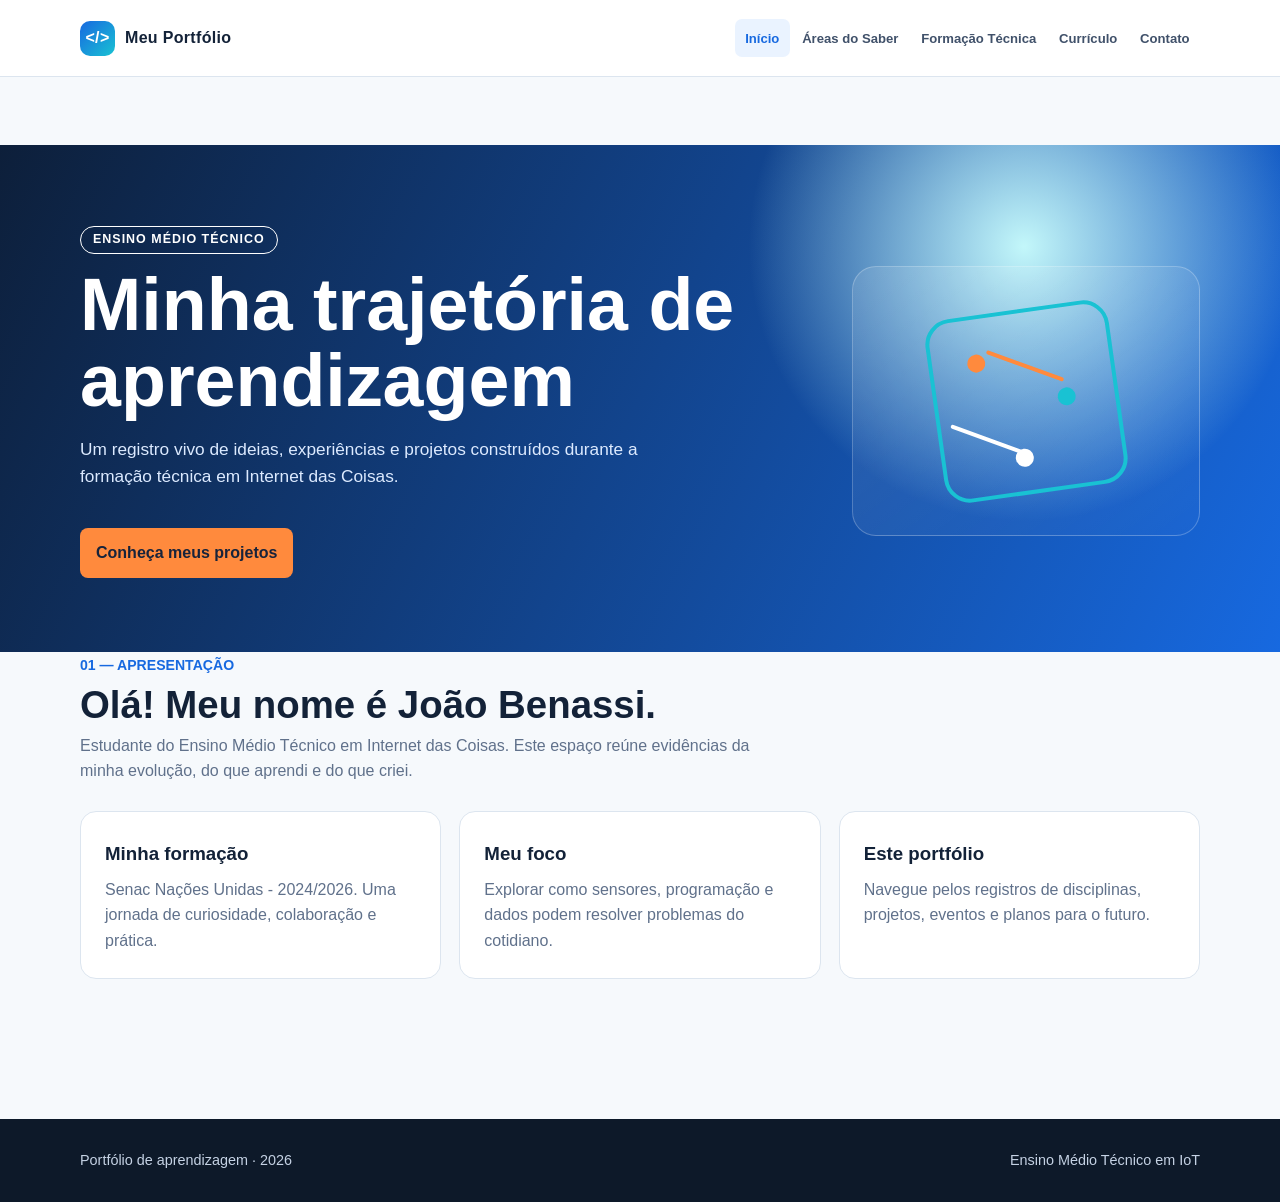
<file: index.html>
<!doctype html>
<html lang="pt-BR">
  <head>
    <meta charset="UTF-8" />
    <meta name="viewport" content="width=device-width,initial-scale=1.0" />
    <meta
      name="description"
      content="Portfólio de aprendizagem no Ensino Médio Técnico em IoT."
    />
    <title>Portfólio | Início</title>
    <link rel="stylesheet" href="style.css" />
  </head>
  <body>
    <a class="skip" href="#conteudo">Pular para o conteúdo</a>
    <header>
      <nav class="nav container" aria-label="Navegação principal">
        <a class="brand" href="index.html"
          ><span class="brand-mark">&lt;/&gt;</span>Meu Portfólio</a
        >
        <div class="menu">
          <a href="index.html">Início</a><a href="areas.html">Áreas do Saber</a
          ><a href="tecnica.html">Formação Técnica</a
          ><a href="curriculo.html">Currículo</a
          ><a href="contato.html">Contato</a>
        </div>
      </nav>
    </header>
    <main id="conteudo">
      <section class="hero">
        <div class="container hero-grid">
          <div>
            <span class="eyebrow">Ensino Médio Técnico</span>
            <h1>Minha trajetória de aprendizagem</h1>
            <p>
              Um registro vivo de ideias, experiências e projetos construídos
              durante a formação técnica em Internet das Coisas.
            </p>
            <a class="button" href="tecnica.html">Conheça meus projetos</a>
          </div>
          <div class="hero-art" aria-label="Ilustração de circuito eletrônico">
            <div class="circuit"></div>
          </div>
        </div>
      </section>
      <div class="container">
        <section class="section">
          <div class="section-head">
            <span class="num">01 — APRESENTAÇÃO</span>
            <h2>Olá! Meu nome é João Benassi.</h2>
            <p>
              Estudante do Ensino Médio Técnico em Internet das Coisas. Este
              espaço reúne evidências da minha evolução, do que aprendi e do que
              criei.
            </p>
          </div>
          <div class="grid">
            <article class="card">
              <h3>Minha formação</h3>
              <p>
                Senac Nações Unidas - 2024/2026. Uma jornada de
                curiosidade, colaboração e prática.
              </p>
            </article>
            <article class="card">
              <h3>Meu foco</h3>
              <p>
                Explorar como sensores, programação e dados podem resolver
                problemas do cotidiano.
              </p>
            </article>
            <article class="card">
              <h3>Este portfólio</h3>
              <p>
                Navegue pelos registros de disciplinas, projetos, eventos e
                planos para o futuro.
              </p>
            </article>
          </div>
        </section>
      </div>
    </main>
    <footer>
      <div class="container">
        <span>Portfólio de aprendizagem · <span data-year></span></span
        ><span>Ensino Médio Técnico em IoT</span>
      </div>
    </footer>
    <script src="script.js"></script>
  </body>
</html>
</file>
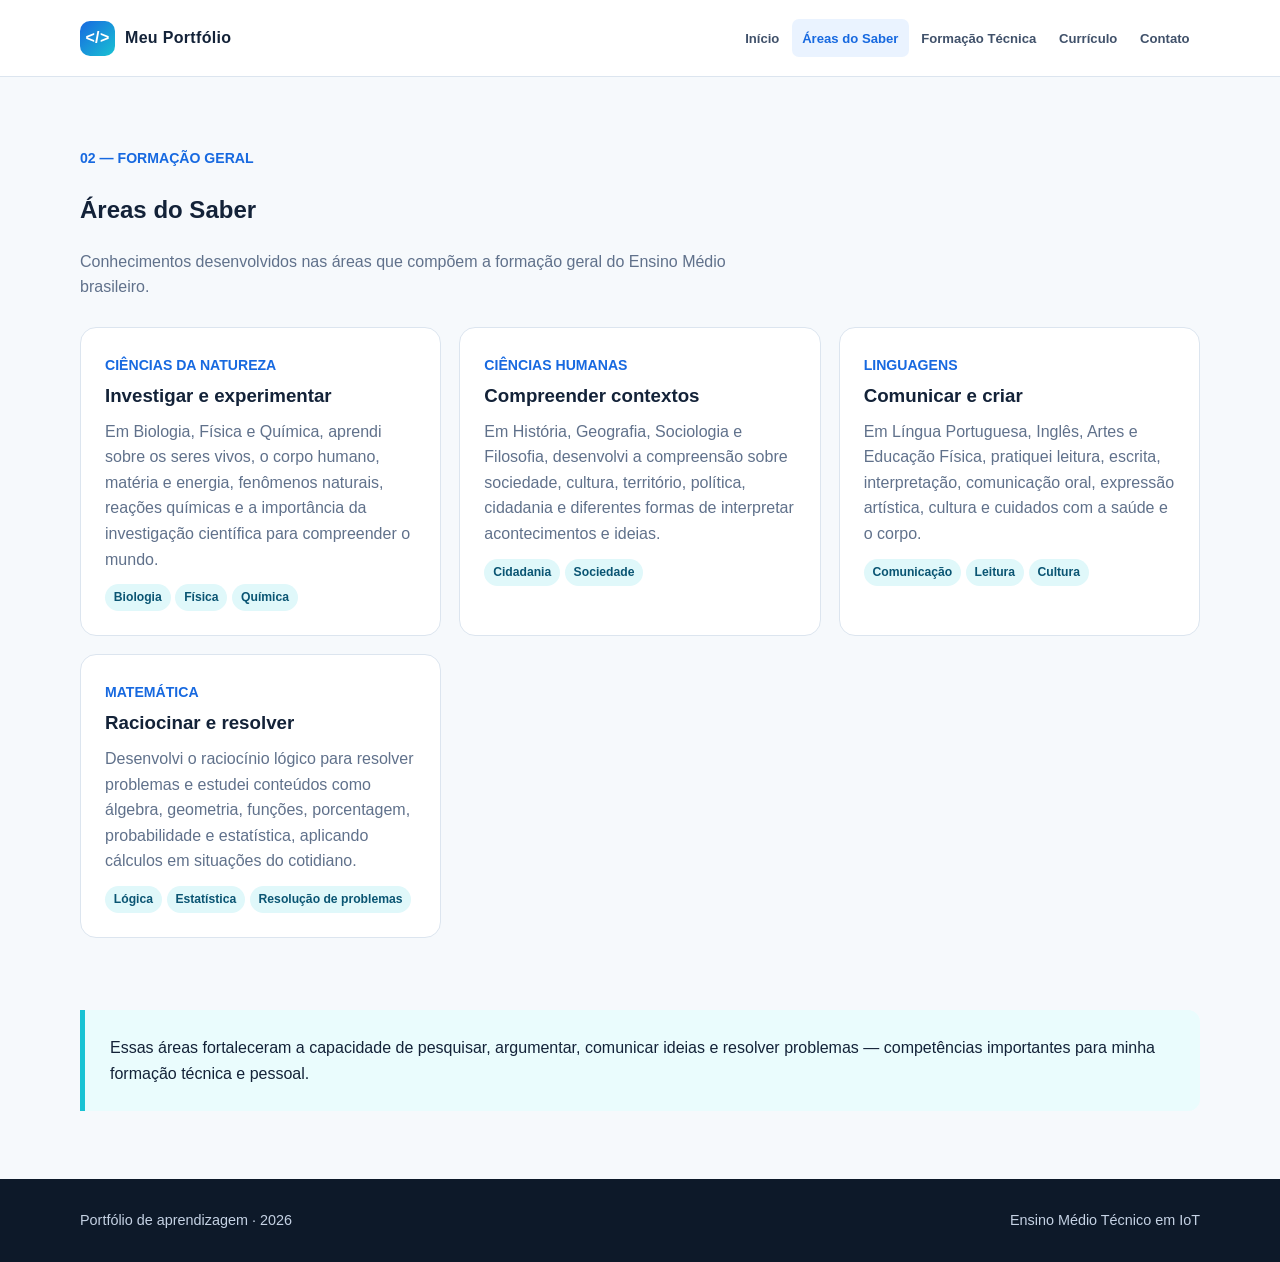
<file: areas.html>
<!doctype html>
<html lang="pt-BR">
  <head>
    <meta charset="UTF-8" />
    <meta name="viewport" content="width=device-width,initial-scale=1.0" />
    <title>Áreas do Saber | Portfólio</title>
    <link rel="stylesheet" href="style.css" />
  </head>
  <body>
    <header>
      <nav class="nav container" aria-label="Navegação principal">
        <a class="brand" href="index.html"
          ><span class="brand-mark">&lt;/&gt;</span>Meu Portfólio</a
        >
        <div class="menu">
          <a href="index.html">Início</a><a href="areas.html">Áreas do Saber</a
          ><a href="tecnica.html">Formação Técnica</a
          ><a href="curriculo.html">Currículo</a
          ><a href="contato.html">Contato</a>
        </div>
      </nav>
    </header>
    <main class="container">
      <section class="section">
        <div class="section-head">
          <span class="num">02 — FORMAÇÃO GERAL</span>
          <h1>Áreas do Saber</h1>
          <p>
            Conhecimentos desenvolvidos nas áreas que compõem a formação geral
            do Ensino Médio brasileiro.
          </p>
        </div>
        <div class="grid">
          <article class="card">
            <span class="num">CIÊNCIAS DA NATUREZA</span>
            <h3>Investigar e experimentar</h3>
            <p>
              Em Biologia, Física e Química, aprendi sobre os seres vivos, o
              corpo humano, matéria e energia, fenômenos naturais, reações
              químicas e a importância da investigação científica para
              compreender o mundo.
            </p>
            <span class="tag">Biologia</span><span class="tag">Física</span
            ><span class="tag">Química</span>
          </article>
          <article class="card">
            <span class="num">CIÊNCIAS HUMANAS</span>
            <h3>Compreender contextos</h3>
            <p>
              Em História, Geografia, Sociologia e Filosofia, desenvolvi a
              compreensão sobre sociedade, cultura, território, política,
              cidadania e diferentes formas de interpretar acontecimentos e
              ideias.
            </p>
            <span class="tag">Cidadania</span><span class="tag">Sociedade</span>
          </article>
          <article class="card">
            <span class="num">LINGUAGENS</span>
            <h3>Comunicar e criar</h3>
            <p>
              Em Língua Portuguesa, Inglês, Artes e Educação Física, pratiquei
              leitura, escrita, interpretação, comunicação oral, expressão
              artística, cultura e cuidados com a saúde e o corpo.
            </p>
            <span class="tag">Comunicação</span><span class="tag">Leitura</span
            ><span class="tag">Cultura</span>
          </article>
          <article class="card">
            <span class="num">MATEMÁTICA</span>
            <h3>Raciocinar e resolver</h3>
            <p>
              Desenvolvi o raciocínio lógico para resolver problemas e estudei
              conteúdos como álgebra, geometria, funções, porcentagem,
              probabilidade e estatística, aplicando cálculos em situações do
              cotidiano.
            </p>
            <span class="tag">Lógica</span><span class="tag">Estatística</span
            ><span class="tag">Resolução de problemas</span>
          </article>
        </div>
      </section>
      <section class="note">
        Essas áreas fortaleceram a capacidade de pesquisar, argumentar,
        comunicar ideias e resolver problemas — competências importantes para
        minha formação técnica e pessoal.
      </section>
    </main>
    <footer>
      <div class="container">
        <span>Portfólio de aprendizagem · <span data-year></span></span
        ><span>Ensino Médio Técnico em IoT</span>
      </div>
    </footer>
    <script src="script.js"></script>
  </body>
</html>
</file>
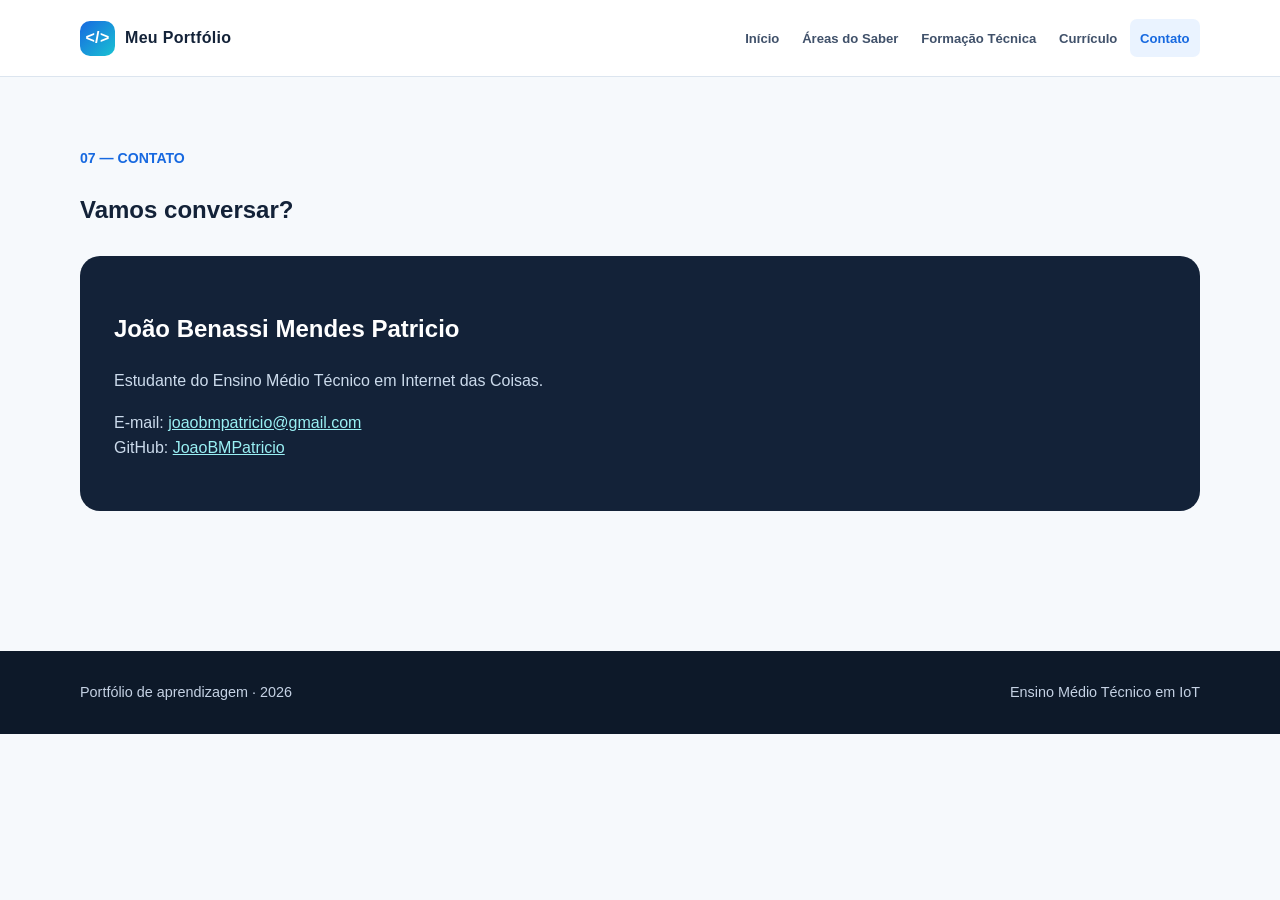
<file: contato.html>
<!doctype html>
<html lang="pt-BR">
  <head>
    <meta charset="UTF-8" />
    <meta name="viewport" content="width=device-width,initial-scale=1.0" />
    <title>Contato | Portfólio</title>
    <link rel="stylesheet" href="style.css" />
  </head>
  <body>
    <header>
      <nav class="nav container" aria-label="Navegação principal">
        <a class="brand" href="index.html"
          ><span class="brand-mark">&lt;/&gt;</span>Meu Portfólio</a
        >
        <div class="menu">
          <a href="index.html">Início</a><a href="areas.html">Áreas do Saber</a
          ><a href="tecnica.html">Formação Técnica</a
          ><a href="curriculo.html">Currículo</a
          ><a href="contato.html">Contato</a>
        </div>
      </nav>
    </header>
    <main class="container">
      <section class="section">
        <div class="section-head">
          <span class="num">07 — CONTATO</span>
          <h1>Vamos conversar?</h1>
        </div>
        <div class="contact">
          <h2>João Benassi Mendes Patricio</h2>
          <p>Estudante do Ensino Médio Técnico em Internet das Coisas.</p>
          <p>
            E-mail:
            <a href="mailto:seu.email@exemplo.com">joaobmpatricio@gmail.com</a
            ><br />GitHub: <a href="#">JoaoBMPatricio</a>
          </p>
          <p>
            
          </p>
        </div>
      </section>
    </main>
    <footer>
      <div class="container">
        <span>Portfólio de aprendizagem · <span data-year></span></span
        ><span>Ensino Médio Técnico em IoT</span>
      </div>
    </footer>
    <script src="script.js"></script>
  </body>
</html>
</file>
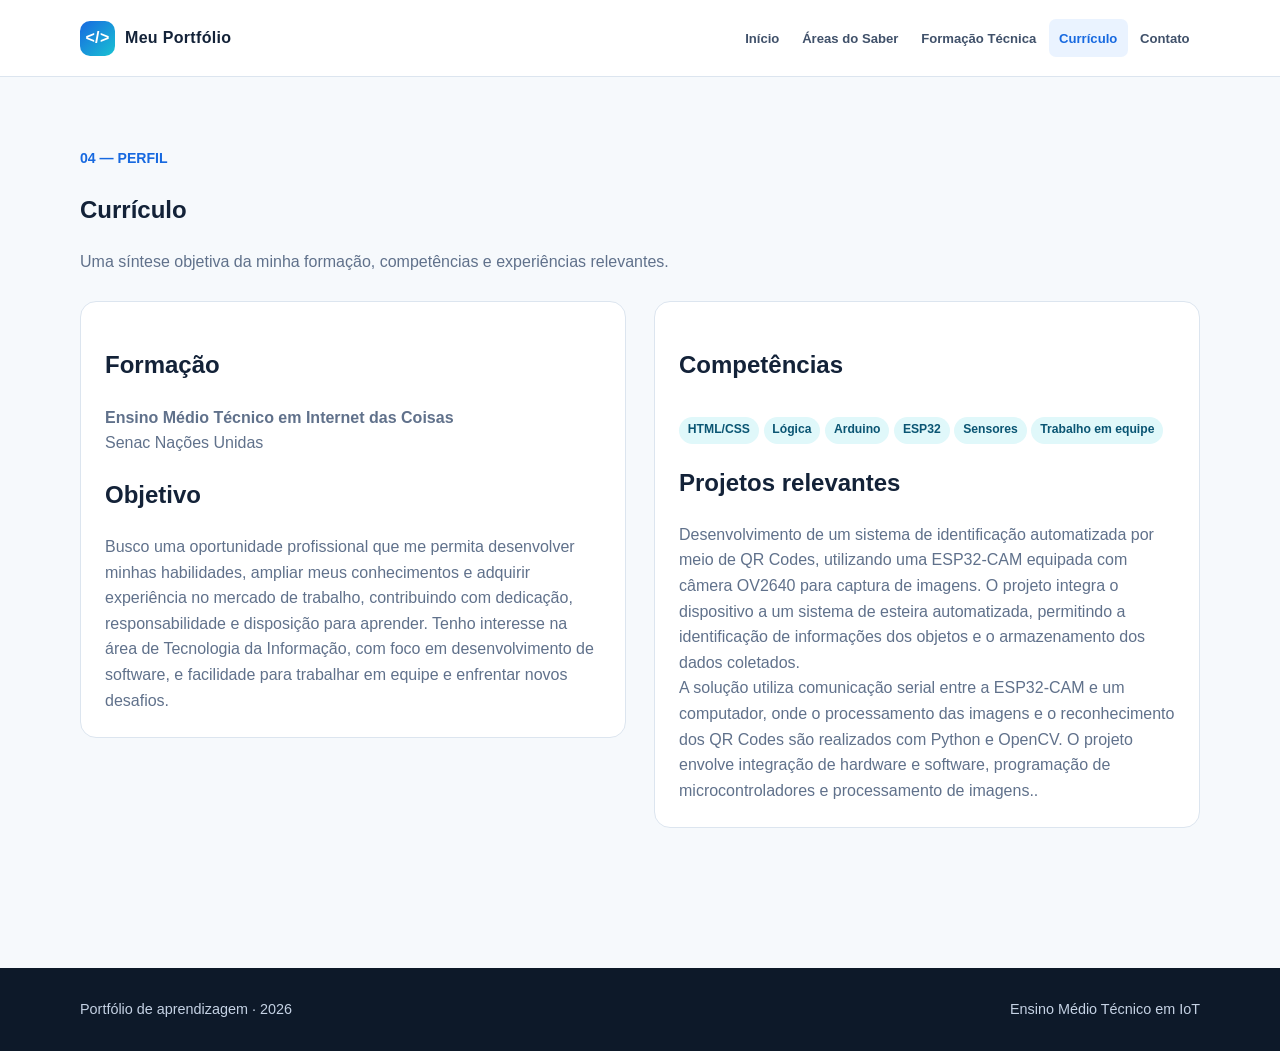
<file: curriculo.html>
<!doctype html>
<html lang="pt-BR">
  <head>
    <meta charset="UTF-8" />
    <meta name="viewport" content="width=device-width,initial-scale=1.0" />
    <title>Currículo | Portfólio</title>
    <link rel="stylesheet" href="style.css" />
  </head>
  <body>
    <header>
      <nav class="nav container" aria-label="Navegação principal">
        <a class="brand" href="index.html"
          ><span class="brand-mark">&lt;/&gt;</span>Meu Portfólio</a
        >
        <div class="menu">
          <a href="index.html">Início</a><a href="areas.html">Áreas do Saber</a
          ><a href="tecnica.html">Formação Técnica</a
          ><a href="curriculo.html">Currículo</a
          ><a href="contato.html">Contato</a>
        </div>
      </nav>
    </header>
    <main class="container">
      <section class="section">
        <div class="section-head">
          <span class="num">04 — PERFIL</span>
          <h1>Currículo</h1>
          <p>
            Uma síntese objetiva da minha formação, competências e experiências
            relevantes.
          </p>
        </div>
        <div class="split">
          <article class="card">
            <h2>Formação</h2>
            <p>
              <strong>Ensino Médio Técnico em Internet das Coisas</strong
              ><br />Senac Nações Unidas
            </p>
            <h2>Objetivo</h2>
            <p>
              Busco uma oportunidade profissional que me permita desenvolver minhas habilidades, 
              ampliar meus conhecimentos e adquirir experiência no mercado de trabalho, 
              contribuindo com dedicação, responsabilidade e disposição para aprender. 
              Tenho interesse na área de Tecnologia da Informação, com foco em desenvolvimento de software, 
              e facilidade para trabalhar em equipe e enfrentar novos desafios.
            </p>
          </article>
          <article class="card">
            <h2>Competências</h2>
            <p>
              <span class="tag">HTML/CSS</span><span class="tag">Lógica</span
              ><span class="tag">Arduino</span><span class="tag">ESP32</span
              ><span class="tag">Sensores</span
              ><span class="tag">Trabalho em equipe</span>
            </p>
            <h2>Projetos relevantes</h2>
            <p>Desenvolvimento de um sistema de identificação automatizada por meio de QR Codes, utilizando uma ESP32-CAM equipada com câmera OV2640 para captura de imagens. O projeto integra o dispositivo a um sistema de esteira automatizada, permitindo a identificação de informações dos objetos e o armazenamento dos dados coletados.<br>

A solução utiliza comunicação serial entre a ESP32-CAM e um computador, onde o processamento das imagens e o reconhecimento dos QR Codes são realizados com Python e OpenCV. O projeto envolve integração de hardware e software, programação de microcontroladores e processamento de imagens..</p>
          </article>
        </div>
      </section>
    </main>
    <footer>
      <div class="container">
        <span>Portfólio de aprendizagem · <span data-year></span></span
        ><span>Ensino Médio Técnico em IoT</span>
      </div>
    </footer>
    <script src="script.js"></script>
  </body>
</html>
</file>
<file: style.css>
/* Identidade visual do portfólio: alto contraste, cores ligadas à tecnologia e leitura confortável. */
:root {
  --ink: #132238;
  --muted: #60718b;
  --paper: #f6f9fc;
  --blue: #1769e0;
  --cyan: #19c2d3;
  --orange: #ff8a3d;
  --line: #dce5ef;
  --card: #fff;
}

* {
  box-sizing: border-box;
}

html {
  scroll-behavior: smooth;
}

body {
  margin: 0;
  font-family: Arial, Helvetica, sans-serif;
  color: var(--ink);
  background: var(--paper);
  line-height: 1.6;
}

a {
  color: inherit;
  text-decoration: none;
}

.container {
  width: min(1120px, calc(100% - 40px));
  margin: auto;
}

.skip {
  position: absolute;
  left: -999px;
}

.skip:focus {
  left: 1rem;
  top: 1rem;
  background: white;
  padding: 0.7rem;
  z-index: 99;
}

header {
  background: #fff;
  border-bottom: 1px solid var(--line);
  position: sticky;
  top: 0;
  z-index: 10;
}

.nav {
  min-height: 76px;
  display: flex;
  align-items: center;
  justify-content: space-between;
  gap: 20px;
}

.brand {
  display: flex;
  align-items: center;
  gap: 10px;
  font-weight: 800;
  letter-spacing: 0.02em;
}

.brand-mark {
  width: 35px;
  height: 35px;
  display: grid;
  place-items: center;
  border-radius: 10px;
  color: #fff;
  background: linear-gradient(135deg, var(--blue), var(--cyan));
}

.menu {
  display: flex;
  flex-wrap: wrap;
  align-items: center;
  justify-content: flex-end;
  gap: 2px;
}

.menu a {
  font-size: 0.82rem;
  padding: 0.55rem 0.65rem;
  border-radius: 7px;
  font-weight: 700;
  color: #40516a;
}

.menu a:hover,
.menu a.active {
  color: var(--blue);
  background: #eaf3ff;
}

.hero {
  background:
    radial-gradient(circle at 80% 20%, #c3f7fa 0, transparent 25%),
    linear-gradient(115deg, #0d1f3a, #1769e0);
  color: white;
  padding: 80px 0 74px;
  overflow: hidden;
}

.hero-grid {
  display: grid;
  grid-template-columns: 1.35fr 0.65fr;
  gap: 50px;
  align-items: center;
}

.eyebrow {
  display: inline-flex;
  border: 1px solid currentColor;
  border-radius: 20px;
  padding: 0.2rem 0.75rem;
  font-size: 0.78rem;
  font-weight: 700;
  letter-spacing: 0.08em;
  text-transform: uppercase;
}

.hero h1 {
  font-size: clamp(2.3rem, 6vw, 4.6rem);
  line-height: 1.03;
  margin: 0.8rem 0 1rem;
}

.hero p {
  max-width: 630px;
  font-size: 1.08rem;
  color: #dceaff;
}

.hero-art {
  min-height: 270px;
  display: grid;
  place-items: center;
  border: 1px solid #ffffff3d;
  border-radius: 24px;
  background: linear-gradient(145deg, #ffffff1c, #ffffff05);
}

.circuit {
  width: 185px;
  aspect-ratio: 1;
  border: 4px solid var(--cyan);
  border-radius: 26px;
  position: relative;
  transform: rotate(-8deg);
}

.circuit:before,
.circuit:after {
  content: "";
  position: absolute;
  border-radius: 99px;
  background: var(--orange);
}

.circuit:before {
  width: 18px;
  height: 18px;
  top: 35px;
  left: 35px;
  box-shadow:
    85px 45px 0 var(--cyan),
    35px 100px 0 white;
}

.circuit:after {
  height: 4px;
  width: 82px;
  top: 51px;
  left: 51px;
  transform: rotate(28deg);
  box-shadow: -8px 82px 0 white;
}

main {
  padding: 68px 0;
}

.section {
  margin-bottom: 72px;
}

.section-head {
  max-width: 700px;
  margin-bottom: 27px;
}

.section-head h2 {
  font-size: clamp(1.7rem, 3vw, 2.5rem);
  line-height: 1.14;
  margin: 0.35rem 0;
}

.section-head p {
  color: var(--muted);
  margin: 0;
}

.grid {
  display: grid;
  grid-template-columns: repeat(3, 1fr);
  gap: 18px;
}

.card {
  background: var(--card);
  padding: 24px;
  border: 1px solid var(--line);
  border-radius: 16px;
  transition:
    transform 0.2s,
    box-shadow 0.2s;
}

.card:hover {
  transform: translateY(-5px);
  box-shadow: 0 12px 30px #23446717;
}

.card h3 {
  margin: 0.2rem 0 0.5rem;
}

.card p {
  color: var(--muted);
  margin: 0;
}

.num {
  color: var(--blue);
  font-weight: bold;
  font-size: 0.88rem;
}

.tag {
  display: inline-block;
  margin: 0.75rem 0.3rem 0 0;
  padding: 0.24rem 0.55rem;
  border-radius: 99px;
  color: #0a5573;
  background: #e0f8fa;
  font-size: 0.76rem;
  font-weight: bold;
}

.button {
  display: inline-block;
  margin-top: 20px;
  border-radius: 8px;
  background: var(--orange);
  color: #17233b;
  padding: 0.75rem 1rem;
  font-weight: 800;
}

.button:hover {
  filter: brightness(1.08);
}

.split {
  display: grid;
  grid-template-columns: 1fr 1fr;
  gap: 28px;
  align-items: start;
}

.note {
  padding: 25px;
  border-left: 5px solid var(--cyan);
  border-radius: 0 12px 12px 0;
  background: #eafcfd;
}

.timeline {
  border-left: 2px solid var(--blue);
  margin: 20px 0 0 10px;
  padding-left: 28px;
}

.timeline article {
  position: relative;
  margin: 0 0 25px;
}

.timeline article:before {
  content: "";
  position: absolute;
  width: 13px;
  height: 13px;
  border: 3px solid var(--blue);
  background: #fff;
  border-radius: 50%;
  left: -37px;
  top: 5px;
}

.timeline time {
  color: var(--blue);
  font-weight: 800;
}

.media-placeholder {
  display: grid;
  place-items: center;
  min-height: 160px;
  text-align: center;
  padding: 20px;
  border: 2px dashed #aebed0;
  border-radius: 12px;
  background: linear-gradient(135deg, #f5f9ff, #e8f5f8);
  color: #526780;
  font-size: 0.9rem;
}

/* Todas as imagens técnicas ocupam um espaço consistente sem distorcer a foto.
   O tamanho se adapta à largura do cartão em qualquer dispositivo. */
.project-media {
  width: 100%;
  aspect-ratio: 16 / 10;
  display: grid;
  place-items: center;
  overflow: hidden;
  margin: 1.25rem 0 0;
  border: 1px solid var(--line);
  border-radius: 12px;
  background: #f5f9ff;
  cursor: zoom-in;
}

.project-media img {
  display: block;
  width: 100%;
  height: 100%;
  object-fit: contain;
}

/* Janela de ampliação: aparece gradualmente sobre a página e respeita a tela. */
.image-modal {
  position: fixed;
  inset: 0;
  z-index: 100;
  display: grid;
  place-items: center;
  padding: 24px;
  background: rgb(7 20 39 / 88%);
  opacity: 0;
  visibility: hidden;
  transition: opacity 0.28s ease, visibility 0.28s ease;
}

.image-modal.open {
  opacity: 1;
  visibility: visible;
}

.image-modal img {
  display: block;
  max-width: min(1100px, 92vw);
  max-height: 84vh;
  object-fit: contain;
  border-radius: 12px;
  box-shadow: 0 18px 50px rgb(0 0 0 / 42%);
  transform: scale(0.9);
  transition: transform 0.28s ease;
}

.image-modal.open img {
  transform: scale(1);
}

.image-modal-close {
  position: fixed;
  top: 18px;
  right: 22px;
  width: 42px;
  height: 42px;
  border: 0;
  border-radius: 50%;
  color: #fff;
  background: rgb(255 255 255 / 20%);
  cursor: pointer;
  font-size: 2rem;
  line-height: 1;
}

.image-modal-close:hover { background: rgb(255 255 255 / 36%); }

.project {
  border-top: 5px solid var(--cyan);
}

.project:nth-child(2) {
  border-color: var(--orange);
}

.project:nth-child(3) {
  
    border-color: var(--blue);
}
.contact {
  padding: 34px;
  background: var(--ink);
  color: #fff;
  border-radius: 20px;
}

.contact p {
  color: #ccdbec;
}

.contact a {
  color: #9af0f4;
  text-decoration: underline;
}

footer {
  background: #0d1929;
  color: #c5d2e4;
  padding: 30px 0;
  font-size: 0.9rem;
}

footer .container {
  display: flex;
  justify-content: space-between;
  gap: 20px;
}

@media (max-width: 820px) {
  .nav {
    padding: 12px 0;
    align-items: flex-start;
    flex-direction: column;
  }
  .menu {
    justify-content: flex-start;
  }
  .hero {
    padding: 55px 0;
  }
  .hero-grid,
  .split {
    grid-template-columns: 1fr;
    gap: 25px;
  }
  .hero-art {
    min-height: 170px;
  }
  .grid {
    grid-template-columns: 1fr 1fr;
  }
}

@media (max-width: 520px) {
  .container {
    width: min(100% - 28px, 1120px);
  }
  .grid {
    grid-template-columns: 1fr;
  }
  .menu a {
    padding: 0.4rem;
  }
  footer .container {
    flex-direction: column;
    gap: 5px;
  }
}
</file>
